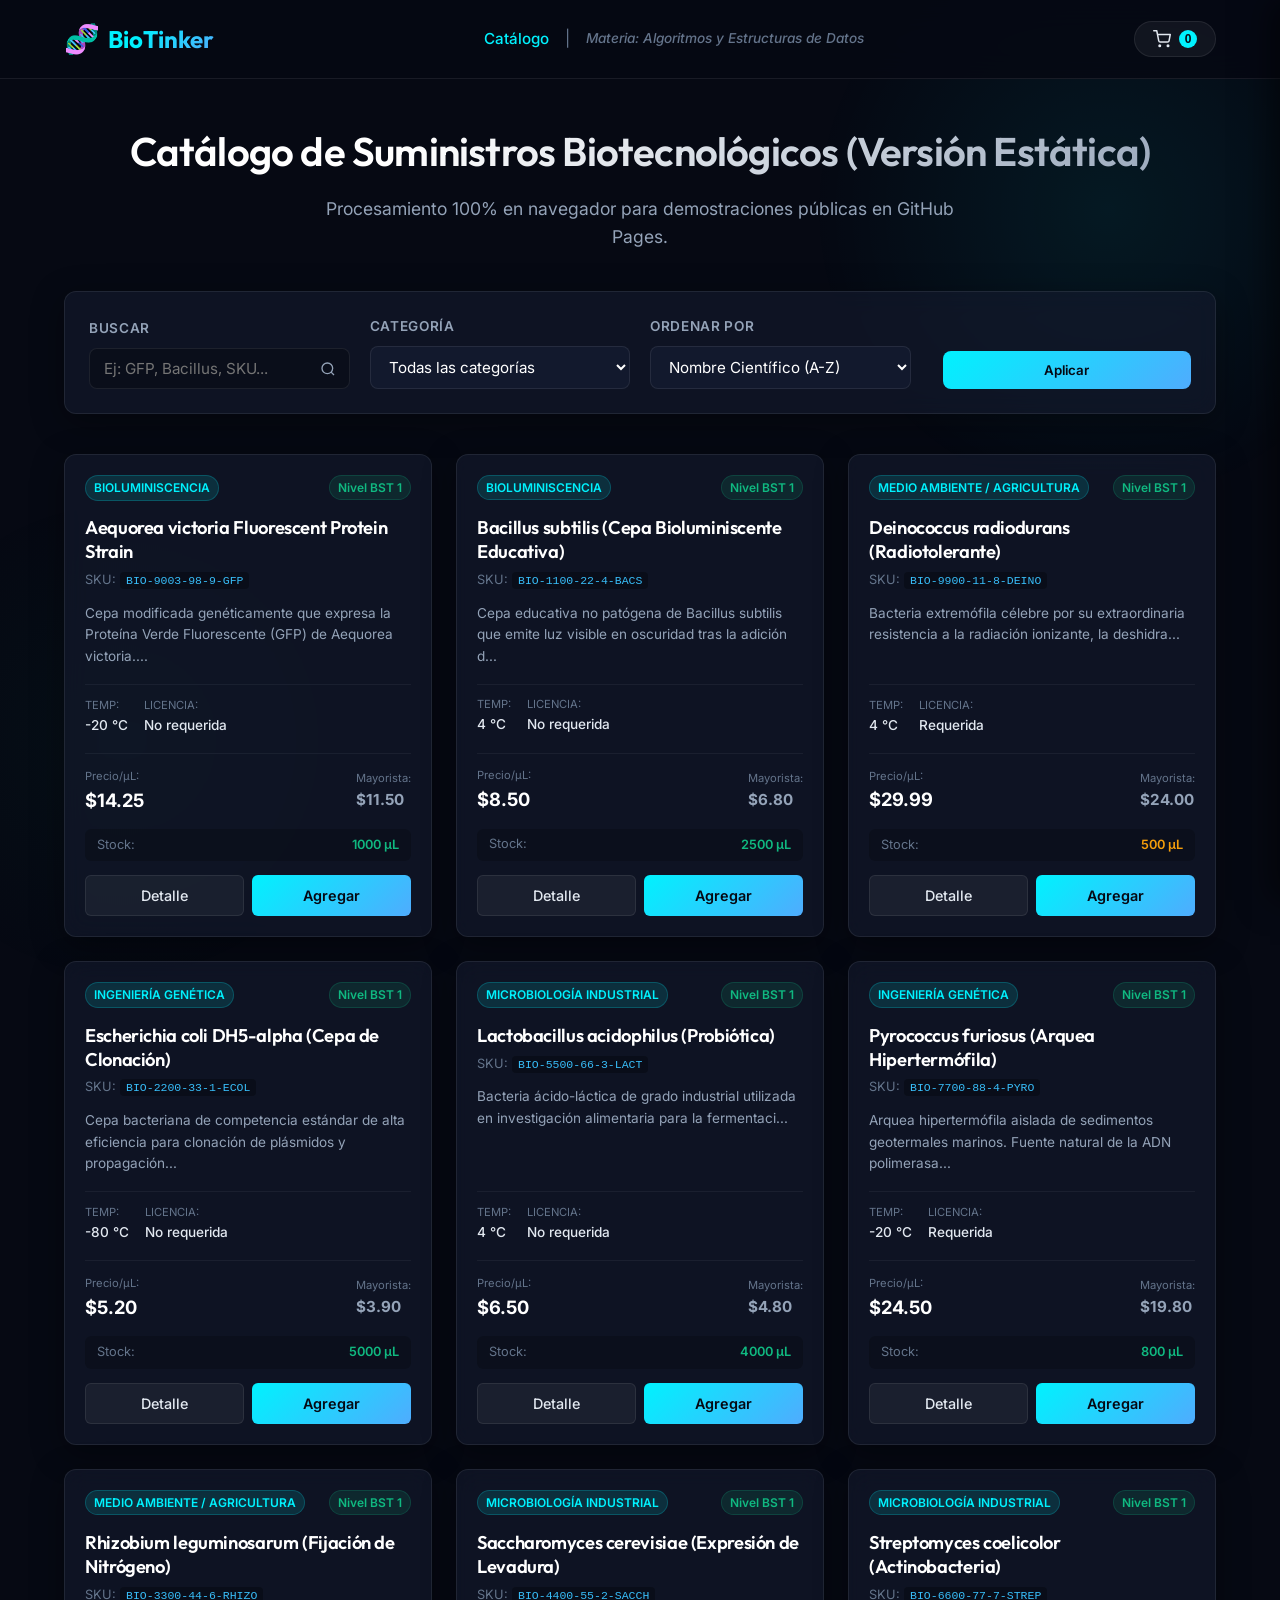
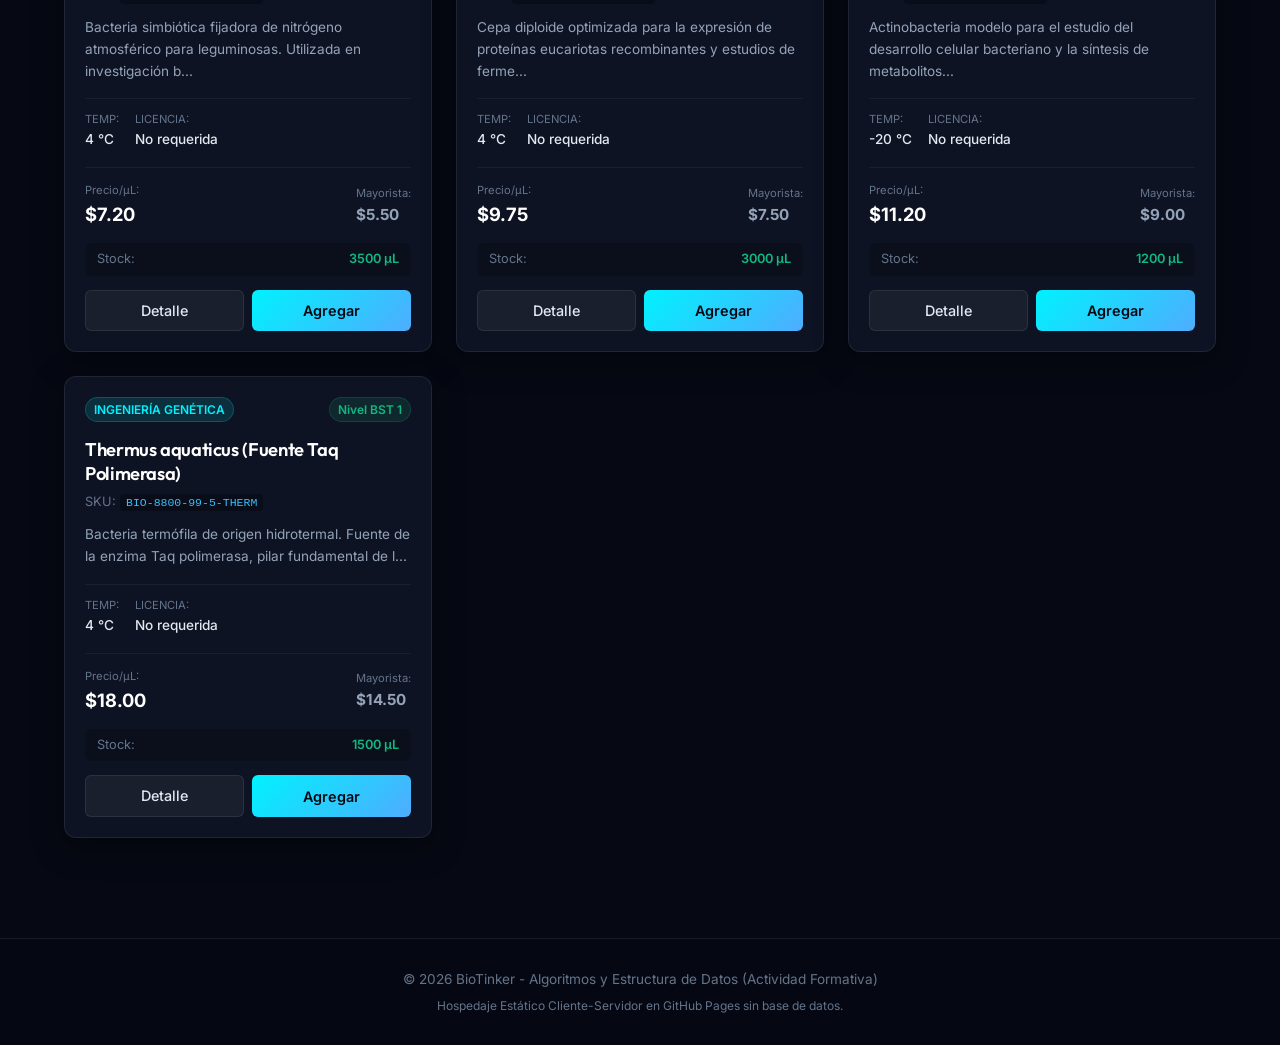
<file: index.html>
<!DOCTYPE html>
<html lang="es">
<head>
    <meta charset="UTF-8">
    <meta name="viewport" content="width=device-width, initial-scale=1.0">
    <title>Catálogo de Cepas - BioTinker (Estático)</title>
    <!-- Google Fonts -->
    <link rel="preconnect" href="https://fonts.googleapis.com">
    <link rel="preconnect" href="https://fonts.gstatic.com" crossorigin>
    <link href="https://fonts.googleapis.com/css2?family=Inter:wght@300;400;500;600;700&family=Outfit:wght@400;600;700;800&display=swap" rel="stylesheet">
    <!-- Main Style Sheet -->
    <link rel="stylesheet" href="static/css/styles.css">
</head>
<body>
    <header class="app-header">
        <div class="header-container">
            <a href="index.html" class="logo">
                <span class="logo-icon">🧬</span>
                <span class="logo-text">Bio<span class="logo-highlight">Tinker</span></span>
            </a>
            
            <nav class="nav-links">
                <a href="index.html" class="nav-link active">Catálogo</a>
                <span class="nav-divider">|</span>
                <a href="prompts.html" target="_blank" class="nav-link nav-context-link">Materia: Algoritmos y Estructuras de Datos</a>
            </nav>
            
            <button id="cart-toggle-btn" class="cart-trigger-btn" onclick="toggleCart()">
                <svg class="icon" viewBox="0 0 24 24" fill="none" stroke="currentColor" stroke-width="2" stroke-linecap="round" stroke-linejoin="round">
                    <circle cx="9" cy="21" r="1"></circle>
                    <circle cx="20" cy="21" r="1"></circle>
                    <path d="M1 1h4l2.68 13.39a2 2 0 0 0 2 1.61h9.72a2 2 0 0 0 2-1.61L23 6H6"></path>
                </svg>
                <span id="cart-badge" class="cart-badge">0</span>
            </button>
        </div>
    </header>

    <main class="main-content">
        <section class="catalog-section">
            <div class="catalog-hero">
                <h1>Catálogo de Suministros Biotecnológicos (Versión Estática)</h1>
                <p>Procesamiento 100% en navegador para demostraciones públicas en GitHub Pages.</p>
            </div>

            <!-- Barra de Filtros y Búsqueda -->
            <div class="filters-container glass">
                <form method="GET" action="index.html" class="filters-form">
                    <div class="form-group search-group">
                        <label for="search-input">Buscar</label>
                        <div class="search-input-wrapper">
                            <input type="text" id="search-input" name="q" placeholder="Ej: GFP, Bacillus, SKU...">
                            <button type="submit" class="search-btn">
                                <svg class="icon-small" viewBox="0 0 24 24" fill="none" stroke="currentColor" stroke-width="2">
                                    <circle cx="11" cy="11" r="8"></circle>
                                    <line x1="21" y1="21" x2="16.65" y2="16.65"></line>
                                </svg>
                            </button>
                        </div>
                    </div>

                    <div class="form-group">
                        <label for="category-select">Categoría</label>
                        <select id="category-select" name="categoria" onchange="this.form.submit()">
                            <option value="Todas">Todas las categorías</option>
                            <!-- Se poblará dinámicamente con JS -->
                        </select>
                    </div>

                    <div class="form-group">
                        <label for="sort-select">Ordenar por</label>
                        <select id="sort-select" name="orden" onchange="this.form.submit()">
                            <option value="nombre">Nombre Científico (A-Z)</option>
                            <option value="precio_asc">Precio: Menor a Mayor</option>
                            <option value="precio_desc">Precio: Mayor a Menor</option>
                            <option value="stock_asc">Stock: Menor a Mayor</option>
                            <option value="stock_desc">Stock: Mayor a Menor</option>
                        </select>
                    </div>

                    <div class="form-actions">
                        <div id="reset-filters-wrapper"></div>
                        <button type="submit" class="btn-apply">Aplicar</button>
                    </div>
                </form>
            </div>

            <!-- Grilla de Productos -->
            <div class="products-grid" id="products-grid-static">
                <!-- Se cargará dinámicamente desde productos.json vía JS -->
                <div class="no-results glass">
                    <p>Cargando catálogo de laboratorio de BioTinker...</p>
                </div>
            </div>
        </section>
    </main>

    <!-- Panel Lateral del Carrito (Sidebar) -->
    <div id="cart-sidebar" class="cart-sidebar">
        <div class="cart-sidebar-header">
            <h3>Carrito Científico</h3>
            <button class="close-btn" onclick="toggleCart()">&times;</button>
        </div>
        
        <div id="cart-items-container" class="cart-items-container">
            <div class="cart-empty-message">
                <p>Tu carrito está vacío.</p>
                <small>Agrega cepas o reactivos del catálogo.</small>
            </div>
        </div>
        
        <div class="cart-sidebar-footer">
            <div class="cart-total-row">
                <span>Total Estimado:</span>
                <span id="cart-total-price">$0.00</span>
            </div>
            <button id="checkout-btn" class="checkout-btn" onclick="checkout()" disabled>
                Confirmar Compra Recombinante
            </button>
            <p class="cart-warning-note">
                ⚠️ *Nota: Los datos de stock y del carrito se mantienen únicamente en la memoria caché del navegador y se perderán si cierras el navegador.*
            </p>
        </div>
    </div>
    
    <div id="cart-overlay" class="cart-overlay" onclick="toggleCart()"></div>
    <div id="toast-notification" class="toast-notification"></div>

    <footer class="app-footer">
        <div class="footer-container">
            <p>&copy; 2026 BioTinker - Algoritmos y Estructura de Datos (Actividad Formativa)</p>
            <p class="footer-subtext">Hospedaje Estático Cliente-Servidor en GitHub Pages sin base de datos.</p>
        </div>
    </footer>

    <!-- Scripts -->
    <script src="static/js/cart.js"></script>
    <script src="static/js/static_app.js"></script>
</body>
</html>
</file>
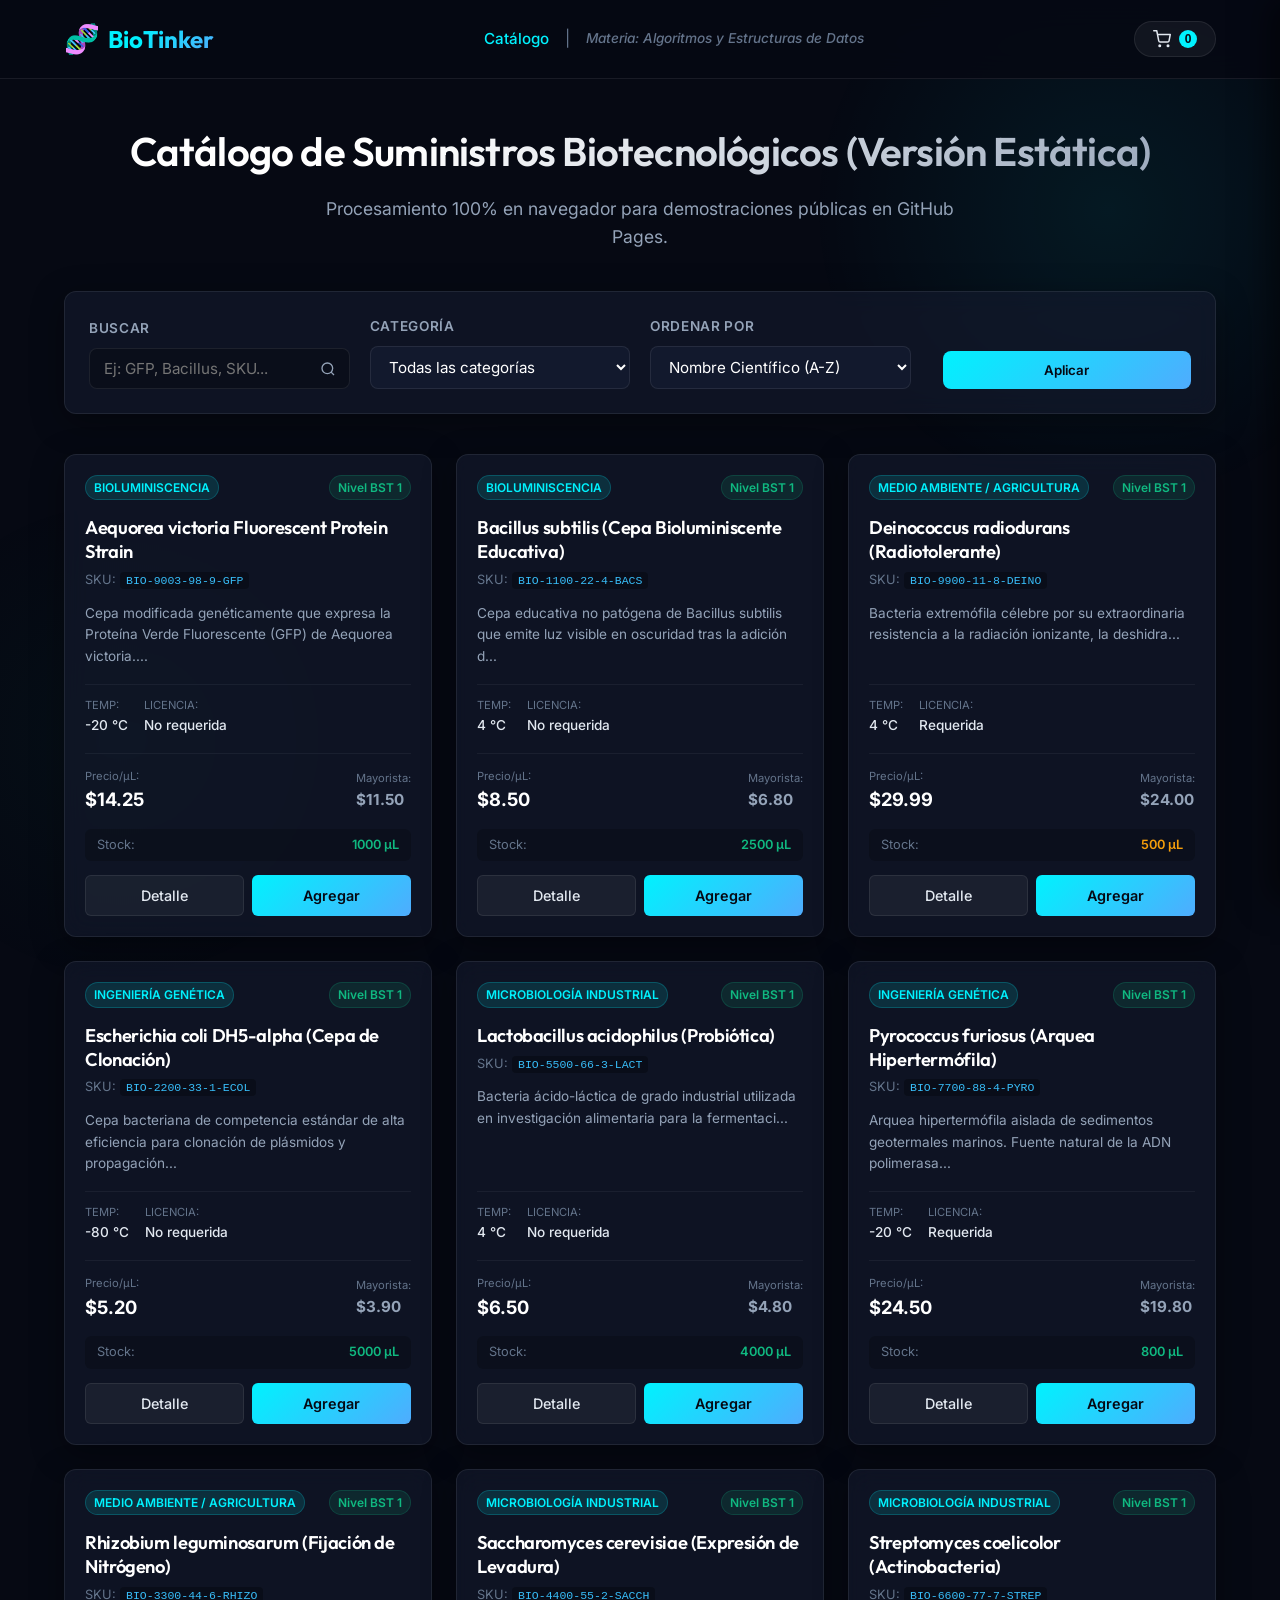
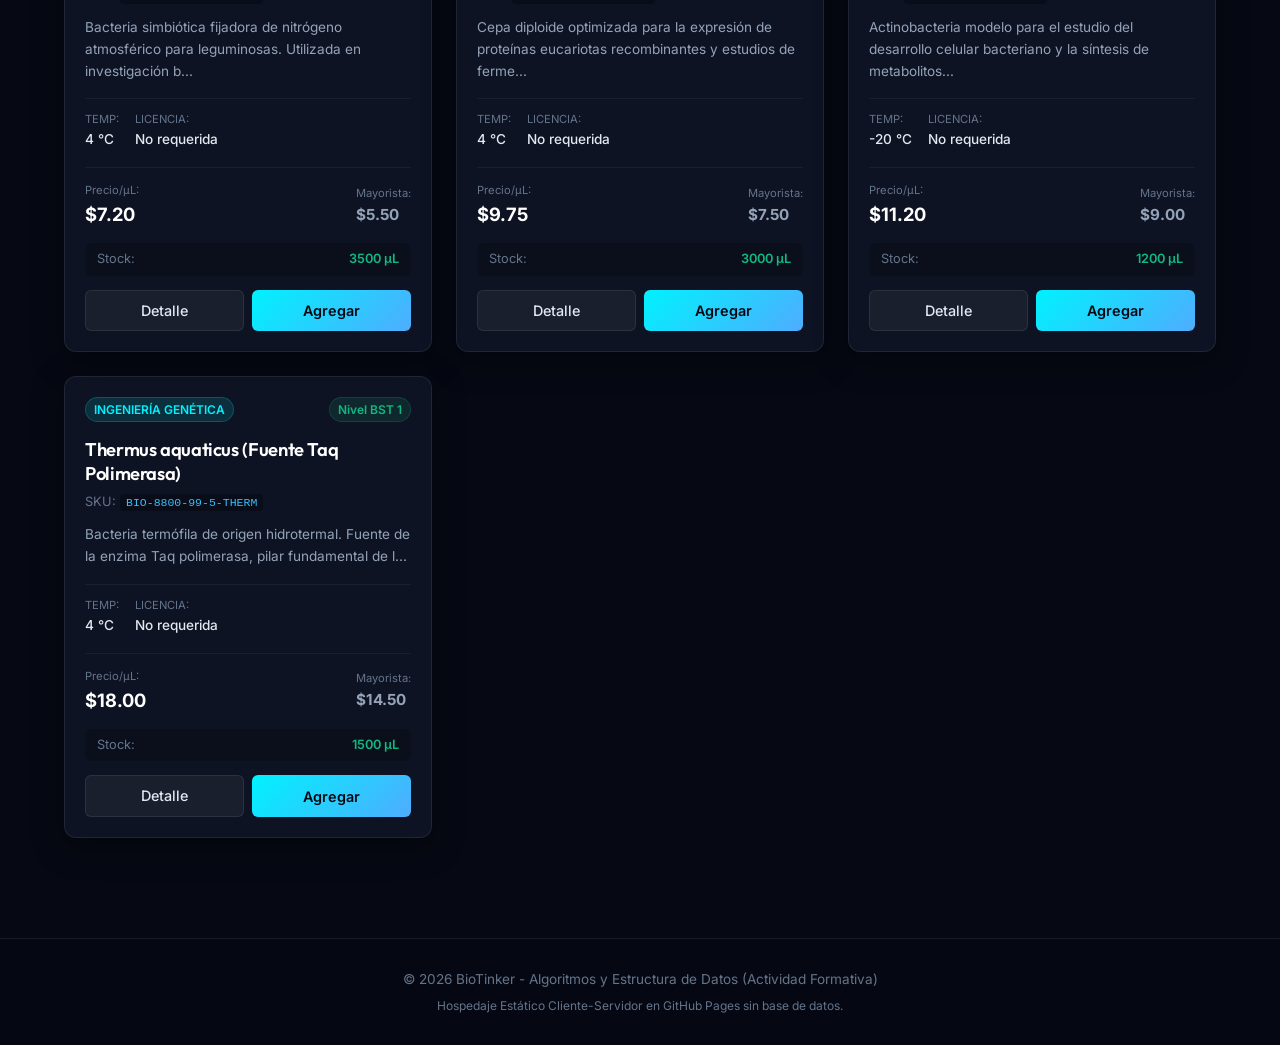
<file: detalle.html>
<!DOCTYPE html>
<html lang="es">
<head>
    <meta charset="UTF-8">
    <meta name="viewport" content="width=device-width, initial-scale=1.0">
    <title>Cargando Detalle... - BioTinker</title>
    <!-- Google Fonts -->
    <link rel="preconnect" href="https://fonts.googleapis.com">
    <link rel="preconnect" href="https://fonts.gstatic.com" crossorigin>
    <link href="https://fonts.googleapis.com/css2?family=Inter:wght@300;400;500;600;700&family=Outfit:wght@400;600;700;800&display=swap" rel="stylesheet">
    <!-- Main Style Sheet -->
    <link rel="stylesheet" href="static/css/styles.css">
</head>
<body>
    <header class="app-header">
        <div class="header-container">
            <a href="index.html" class="logo">
                <span class="logo-icon">🧬</span>
                <span class="logo-text">Bio<span class="logo-highlight">Tinker</span></span>
            </a>
            
            <nav class="nav-links">
                <a href="index.html" class="nav-link">Catálogo</a>
                <span class="nav-divider">|</span>
                <a href="prompts.html" target="_blank" class="nav-link nav-context-link">Materia: Algoritmos y Estructuras de Datos</a>
            </nav>
            
            <button id="cart-toggle-btn" class="cart-trigger-btn" onclick="toggleCart()">
                <svg class="icon" viewBox="0 0 24 24" fill="none" stroke="currentColor" stroke-width="2" stroke-linecap="round" stroke-linejoin="round">
                    <circle cx="9" cy="21" r="1"></circle>
                    <circle cx="20" cy="21" r="1"></circle>
                    <path d="M1 1h4l2.68 13.39a2 2 0 0 0 2 1.61h9.72a2 2 0 0 0 2-1.61L23 6H6"></path>
                </svg>
                <span id="cart-badge" class="cart-badge">0</span>
            </button>
        </div>
    </header>

    <main class="main-content">
        <section class="detail-section">
            <div class="detail-header">
                <a href="index.html" class="btn-back">
                    <svg class="icon-small" viewBox="0 0 24 24" fill="none" stroke="currentColor" stroke-width="2">
                        <line x1="19" y1="12" x2="5" y2="12"></line>
                        <polyline points="12 19 5 12 12 5"></polyline>
                    </svg>
                    Volver al Catálogo
                </a>
            </div>

            <div class="detail-grid">
                <!-- Panel Izquierdo: Se poblará con JS -->
                <div class="detail-visual-panel glass" id="detail-visual-panel-static">
                    <p>Cargando información visual...</p>
                </div>

                <!-- Panel Derecho: Se poblará con JS -->
                <div class="detail-info-panel glass" id="detail-info-panel-static">
                    <p>Cargando especificaciones técnicas del registro...</p>
                </div>
            </div>
        </section>
    </main>

    <!-- Panel Lateral del Carrito (Sidebar) -->
    <div id="cart-sidebar" class="cart-sidebar">
        <div class="cart-sidebar-header">
            <h3>Carrito Científico</h3>
            <button class="close-btn" onclick="toggleCart()">&times;</button>
        </div>
        
        <div id="cart-items-container" class="cart-items-container">
            <div class="cart-empty-message">
                <p>Tu carrito está vacío.</p>
                <small>Agrega cepas o reactivos del catálogo.</small>
            </div>
        </div>
        
        <div class="cart-sidebar-footer">
            <div class="cart-total-row">
                <span>Total Estimado:</span>
                <span id="cart-total-price">$0.00</span>
            </div>
            <button id="checkout-btn" class="checkout-btn" onclick="checkout()" disabled>
                Confirmar Compra Recombinante
            </button>
            <p class="cart-warning-note">
                ⚠️ *Nota: Los datos de stock y del carrito se mantienen únicamente en la memoria caché del navegador y se perderán si cierras el navegador.*
            </p>
        </div>
    </div>
    
    <div id="cart-overlay" class="cart-overlay" onclick="toggleCart()"></div>
    <div id="toast-notification" class="toast-notification"></div>

    <footer class="app-footer">
        <div class="footer-container">
            <p>&copy; 2026 BioTinker - Algoritmos y Estructura de Datos (Actividad Formativa)</p>
            <p class="footer-subtext">Hospedaje Estático Cliente-Servidor en GitHub Pages sin base de datos.</p>
        </div>
    </footer>

    <!-- Scripts -->
    <script src="static/js/cart.js"></script>
    <script src="static/js/static_app.js"></script>
</body>
</html>
</file>
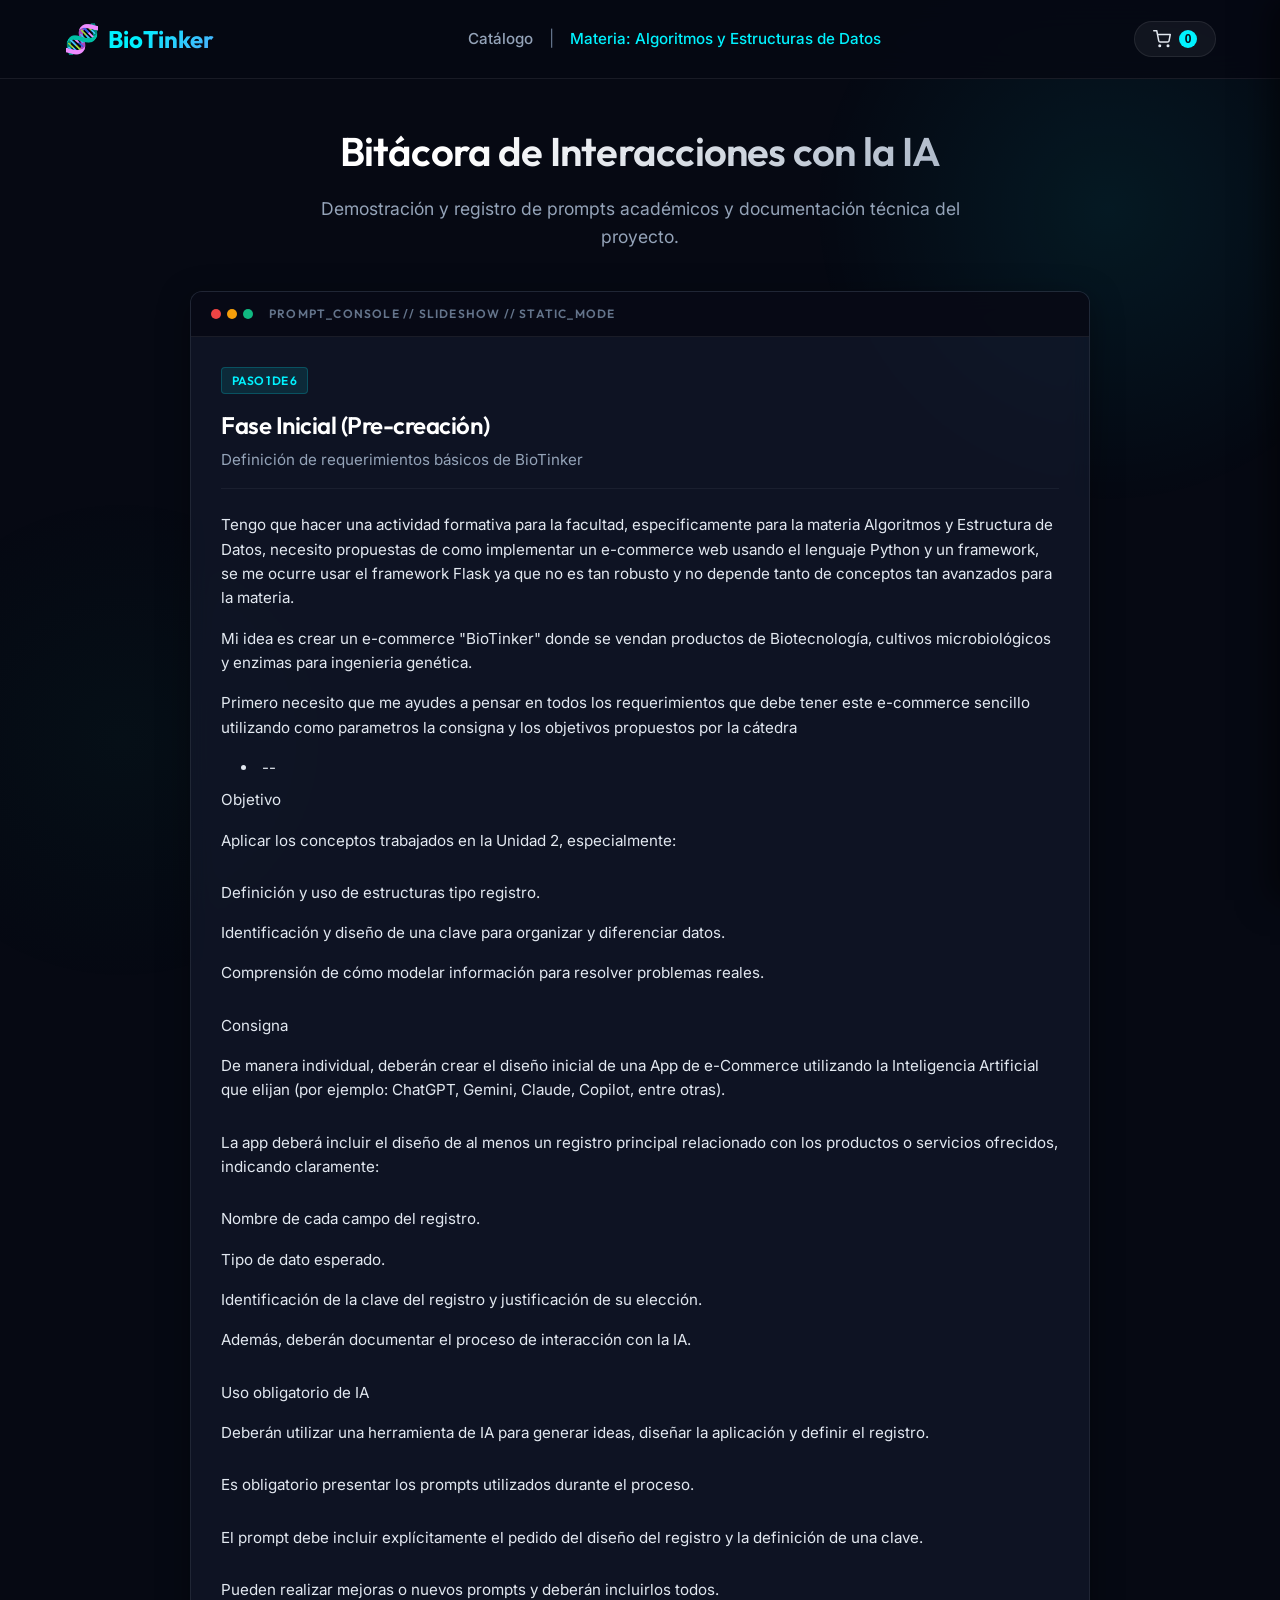
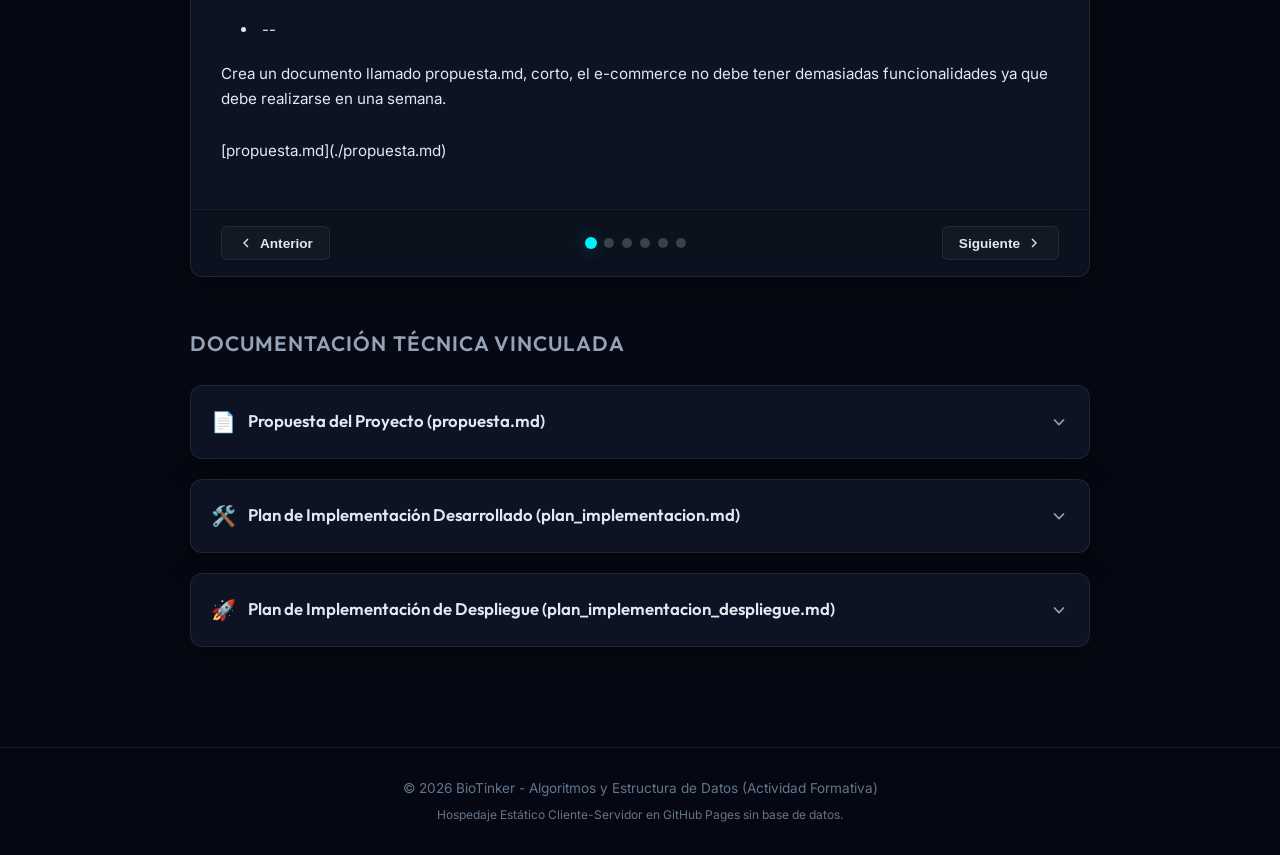
<file: prompts.html>
<!DOCTYPE html>
<html lang="es">
<head>
    <meta charset="UTF-8">
    <meta name="viewport" content="width=device-width, initial-scale=1.0">
    <title>Prompts e Interacciones - BioTinker (Estático)</title>
    <!-- Google Fonts -->
    <link rel="preconnect" href="https://fonts.googleapis.com">
    <link rel="preconnect" href="https://fonts.gstatic.com" crossorigin>
    <link href="https://fonts.googleapis.com/css2?family=Inter:wght@300;400;500;600;700&family=Outfit:wght@400;600;700;800&display=swap" rel="stylesheet">
    <!-- Main Style Sheet -->
    <link rel="stylesheet" href="static/css/styles.css">
</head>
<body>
    <header class="app-header">
        <div class="header-container">
            <a href="index.html" class="logo">
                <span class="logo-icon">🧬</span>
                <span class="logo-text">Bio<span class="logo-highlight">Tinker</span></span>
            </a>
            
            <nav class="nav-links">
                <a href="index.html" class="nav-link">Catálogo</a>
                <span class="nav-divider">|</span>
                <a href="prompts.html" class="nav-link active">Materia: Algoritmos y Estructuras de Datos</a>
            </nav>
            
            <button id="cart-toggle-btn" class="cart-trigger-btn" onclick="toggleCart()">
                <svg class="icon" viewBox="0 0 24 24" fill="none" stroke="currentColor" stroke-width="2" stroke-linecap="round" stroke-linejoin="round">
                    <circle cx="9" cy="21" r="1"></circle>
                    <circle cx="20" cy="21" r="1"></circle>
                    <path d="M1 1h4l2.68 13.39a2 2 0 0 0 2 1.61h9.72a2 2 0 0 0 2-1.61L23 6H6"></path>
                </svg>
                <span id="cart-badge" class="cart-badge">0</span>
            </button>
        </div>
    </header>

    <main class="main-content">
        <section class="prompts-section">
            <div class="catalog-hero">
                <h1>Bitácora de Interacciones con la IA</h1>
                <p>Demostración y registro de prompts académicos y documentación técnica del proyecto.</p>
            </div>

            <!-- Contenedor del Slideshow de Prompts -->
            <div class="slideshow-container glass">
                <div class="slideshow-header">
                    <div class="console-controls">
                        <span class="dot red"></span>
                        <span class="dot yellow"></span>
                        <span class="dot green"></span>
                    </div>
                    <span class="console-title">PROMPT_CONSOLE // SLIDESHOW // STATIC_MODE</span>
                </div>

                <div class="slides-wrapper">
                    <!-- Slide 0 -->
                    <div class="prompt-slide active" id="slide-0">
                        <div class="slide-meta">
                            <span class="slide-badge">Paso 1 de 6</span>
                            <h2>Fase Inicial (Pre-creación)</h2>
                            <p class="slide-subtitle">Definición de requerimientos básicos de BioTinker</p>
                        </div>
                        <div class="slide-content markdown-body" id="slide-content-0">
                            <p>Cargando prompt de pre-creación...</p>
                        </div>
                    </div>
                    
                    <!-- Slide 1 -->
                    <div class="prompt-slide" id="slide-1">
                        <div class="slide-meta">
                            <span class="slide-badge">Paso 2 de 6</span>
                            <h2>Fase 1 (Prompt 1)</h2>
                            <p class="slide-subtitle">Diseño del registro Producto y formato JSON inicial</p>
                        </div>
                        <div class="slide-content markdown-body" id="slide-content-1">
                            <p>Cargando prompt número 1...</p>
                        </div>
                    </div>

                    <!-- Slide 2 -->
                    <div class="prompt-slide" id="slide-2">
                        <div class="slide-meta">
                            <span class="slide-badge">Paso 3 de 6</span>
                            <h2>Fase 2 (Prompt 2)</h2>
                            <p class="slide-subtitle">Construcción del Slideshow de Prompts y desplegables</p>
                        </div>
                        <div class="slide-content markdown-body" id="slide-content-2">
                            <p>Cargando prompt número 2...</p>
                        </div>
                    </div>

                    <!-- Slide 3 -->
                    <div class="prompt-slide" id="slide-3">
                        <div class="slide-meta">
                            <span class="slide-badge">Paso 4 de 6</span>
                            <h2>Fase 3 (Prompt 3)</h2>
                            <p class="slide-subtitle">Alternativas de despliegue gratuito para URL pública</p>
                        </div>
                        <div class="slide-content markdown-body" id="slide-content-3">
                            <p>Cargando prompt número 3...</p>
                        </div>
                    </div>

                    <!-- Slide 4 -->
                    <div class="prompt-slide" id="slide-4">
                        <div class="slide-meta">
                            <span class="slide-badge">Paso 5 de 6</span>
                            <h2>Fase 4 (Prompt 4)</h2>
                            <p class="slide-subtitle">Estructuración de documentación y README del proyecto</p>
                        </div>
                        <div class="slide-content markdown-body" id="slide-content-4">
                            <p>Cargando prompt número 4...</p>
                        </div>
                    </div>

                    <!-- Slide 5 -->
                    <div class="prompt-slide" id="slide-5">
                        <div class="slide-meta">
                            <span class="slide-badge">Paso 6 de 6</span>
                            <h2>Fase 5 (Prompt 5)</h2>
                            <p class="slide-subtitle">Solución a errores de compilación de GitHub Pages</p>
                        </div>
                        <div class="slide-content markdown-body" id="slide-content-5">
                            <p>Cargando prompt número 5...</p>
                        </div>
                    </div>
                </div>

                <!-- Navegación del Slideshow -->
                <div class="slideshow-nav">
                    <button class="btn-nav prev" onclick="changeSlide(-1)">
                        <svg class="icon-small" viewBox="0 0 24 24" fill="none" stroke="currentColor" stroke-width="2">
                            <polyline points="15 18 9 12 15 6"></polyline>
                        </svg>
                        Anterior
                    </button>
                    
                    <div class="slide-indicators">
                        <span class="indicator active" onclick="goToSlide(0)"></span>
                        <span class="indicator" onclick="goToSlide(1)"></span>
                        <span class="indicator" onclick="goToSlide(2)"></span>
                        <span class="indicator" onclick="goToSlide(3)"></span>
                        <span class="indicator" onclick="goToSlide(4)"></span>
                        <span class="indicator" onclick="goToSlide(5)"></span>
                    </div>

                    <button class="btn-nav next" onclick="changeSlide(1)">
                        Siguiente
                        <svg class="icon-small" viewBox="0 0 24 24" fill="none" stroke="currentColor" stroke-width="2">
                            <polyline points="9 18 15 12 9 6"></polyline>
                        </svg>
                    </button>
                </div>
            </div>

            <!-- Contenedor de Desplegables de Documentación -->
            <div class="documentation-accordion-section">
                <h2 class="section-title">Documentación Técnica Vinculada</h2>
                
                <!-- Desplegable 1: propuesta.md -->
                <details class="futuristic-details glass" id="details-propuesta">
                    <summary class="futuristic-summary">
                        <span class="summary-title">
                            <span class="summary-icon">📄</span> 
                            Propuesta del Proyecto (propuesta.md)
                        </span>
                        <span class="chevron">
                            <svg class="icon-chevron" viewBox="0 0 24 24" fill="none" stroke="currentColor" stroke-width="2">
                                <polyline points="6 9 12 15 18 9"></polyline>
                            </svg>
                        </span>
                    </summary>
                    <div class="details-content markdown-body" id="propuesta-html-container">
                        <p>Cargando propuesta del proyecto...</p>
                    </div>
                </details>

                <!-- Desplegable 2: plan_implementacion.md -->
                <details class="futuristic-details glass" id="details-plan">
                    <summary class="futuristic-summary">
                        <span class="summary-title">
                            <span class="summary-icon">🛠️</span> 
                            Plan de Implementación Desarrollado (plan_implementacion.md)
                        </span>
                        <span class="chevron">
                            <svg class="icon-chevron" viewBox="0 0 24 24" fill="none" stroke="currentColor" stroke-width="2">
                                <polyline points="6 9 12 15 18 9"></polyline>
                            </svg>
                        </span>
                    </summary>
                    <div class="details-content markdown-body" id="plan-html-container">
                        <p>Cargando plan de implementación...</p>
                    </div>
                </details>

                <!-- Desplegable 3: plan_implementacion_despliegue.md -->
                <details class="futuristic-details glass" id="details-plan-despliegue">
                    <summary class="futuristic-summary">
                        <span class="summary-title">
                            <span class="summary-icon">🚀</span> 
                            Plan de Implementación de Despliegue (plan_implementacion_despliegue.md)
                        </span>
                        <span class="chevron">
                            <svg class="icon-chevron" viewBox="0 0 24 24" fill="none" stroke="currentColor" stroke-width="2">
                                <polyline points="6 9 12 15 18 9"></polyline>
                            </svg>
                        </span>
                    </summary>
                    <div class="details-content markdown-body" id="plan-despliegue-html-container">
                        <p>Cargando plan de implementación de despliegue...</p>
                    </div>
                </details>
            </div>
        </section>
    </main>

    <!-- Panel Lateral del Carrito (Sidebar) -->
    <div id="cart-sidebar" class="cart-sidebar">
        <div class="cart-sidebar-header">
            <h3>Carrito Científico</h3>
            <button class="close-btn" onclick="toggleCart()">&times;</button>
        </div>
        
        <div id="cart-items-container" class="cart-items-container">
            <div class="cart-empty-message">
                <p>Tu carrito está vacío.</p>
                <small>Agrega cepas o reactivos del catálogo.</small>
            </div>
        </div>
        
        <div class="cart-sidebar-footer">
            <div class="cart-total-row">
                <span>Total Estimado:</span>
                <span id="cart-total-price">$0.00</span>
            </div>
            <button id="checkout-btn" class="checkout-btn" onclick="checkout()" disabled>
                Confirmar Compra Recombinante
            </button>
            <p class="cart-warning-note">
                ⚠️ *Nota: Los datos de stock y del carrito se mantienen únicamente en la memoria caché del navegador y se perderán si cierras el navegador.*
            </p>
        </div>
    </div>
    
    <div id="cart-overlay" class="cart-overlay" onclick="toggleCart()"></div>
    <div id="toast-notification" class="toast-notification"></div>

    <footer class="app-footer">
        <div class="footer-container">
            <p>&copy; 2026 BioTinker - Algoritmos y Estructura de Datos (Actividad Formativa)</p>
            <p class="footer-subtext">Hospedaje Estático Cliente-Servidor en GitHub Pages sin base de datos.</p>
        </div>
    </footer>

    <!-- Scripts -->
    <script src="static/js/cart.js"></script>
    <script src="static/js/static_app.js"></script>
    
    <!-- Lógica de control de diapositivas estática -->
    <script>
        let currentSlideIndex = 0;
        const totalSlides = 6;

        function showSlide(index) {
            if (index >= totalSlides) currentSlideIndex = 0;
            else if (index < 0) currentSlideIndex = totalSlides - 1;
            else currentSlideIndex = index;

            const slides = document.querySelectorAll('.prompt-slide');
            slides.forEach(slide => {
                slide.classList.remove('active');
            });

            const indicators = document.querySelectorAll('.indicator');
            indicators.forEach(ind => {
                ind.classList.remove('active');
            });

            document.getElementById(`slide-${currentSlideIndex}`).classList.add('active');
            indicators[currentSlideIndex].classList.add('active');
        }

        function changeSlide(direction) {
            showSlide(currentSlideIndex + direction);
        }

        function goToSlide(index) {
            showSlide(index);
        }
    </script>
</body>
</html>
</file>
<file: static/css/styles.css>
/* ==========================================================================
   BIOTINKER - DESIGN SYSTEM & STYLESHEET
   Materia: Algoritmos y Estructura de Datos
   Aesthetic: Premium Bioluminescent Biotech Dark Mode
   ========================================================================== */

/* Variables y Tokens de Diseño */
:root {
    --bg-darker: #060913;
    --bg-dark: #0a0e1c;
    --bg-panel: rgba(20, 27, 47, 0.6);
    --bg-panel-hover: rgba(28, 38, 65, 0.85);
    
    --primary: #00f2fe;
    --primary-alt: #4facfe;
    --primary-gradient: linear-gradient(135deg, var(--primary) 0%, var(--primary-alt) 100%);
    
    --success: #10b981;
    --warning: #f59e0b;
    --danger: #ef4444;
    
    --text-primary: #e2e8f0;
    --text-secondary: #94a3b8;
    --text-muted: #64748b;
    
    --border-color: rgba(255, 255, 255, 0.08);
    --border-color-hover: rgba(0, 242, 254, 0.3);
    
    --font-heading: 'Outfit', -apple-system, BlinkMacSystemFont, "Segoe UI", Roboto, sans-serif;
    --font-body: 'Inter', -apple-system, BlinkMacSystemFont, "Segoe UI", Roboto, sans-serif;
    
    --shadow-sm: 0 2px 8px rgba(0, 0, 0, 0.2);
    --shadow-md: 0 8px 32px 0 rgba(0, 0, 0, 0.37);
    --shadow-glow: 0 0 15px rgba(0, 242, 254, 0.25);
    --shadow-glow-strong: 0 0 25px rgba(0, 242, 254, 0.45);
    
    --transition-fast: 0.2s cubic-bezier(0.4, 0, 0.2, 1);
    --transition-normal: 0.3s cubic-bezier(0.4, 0, 0.2, 1);
}

/* Reset y Estilos Globales */
* {
    margin: 0;
    padding: 0;
    box-sizing: border-box;
}

body {
    background-color: var(--bg-darker);
    color: var(--text-primary);
    font-family: var(--font-body);
    line-height: 1.6;
    overflow-x: hidden;
    position: relative;
}

/* Fondo decorativo bioluminiscente */
body::before {
    content: '';
    position: fixed;
    top: -10%;
    right: -10%;
    width: 600px;
    height: 600px;
    background: radial-gradient(circle, rgba(0, 242, 254, 0.07) 0%, rgba(79, 172, 254, 0) 70%);
    z-index: -2;
    pointer-events: none;
}

body::after {
    content: '';
    position: fixed;
    bottom: -10%;
    left: -10%;
    width: 500px;
    height: 500px;
    background: radial-gradient(circle, rgba(16, 185, 129, 0.04) 0%, rgba(16, 185, 129, 0) 70%);
    z-index: -1;
    pointer-events: none;
}

/* Tipografía */
h1, h2, h3, h4, h5, h6 {
    font-family: var(--font-heading);
    font-weight: 600;
    letter-spacing: -0.02em;
    color: #fff;
}

a {
    color: var(--primary);
    text-decoration: none;
    transition: var(--transition-fast);
}

a:hover {
    color: #fff;
}

code {
    font-family: Consolas, Monaco, "Andale Mono", monospace;
    background-color: rgba(0, 0, 0, 0.3);
    padding: 2px 6px;
    border-radius: 4px;
    color: #38bdf8;
    font-size: 0.9em;
}

/* Componentes Estilo Vidrio (Glassmorphism) */
.glass {
    background: var(--bg-panel);
    backdrop-filter: blur(12px);
    -webkit-backdrop-filter: blur(12px);
    border: 1px solid var(--border-color);
    border-radius: 12px;
    box-shadow: var(--shadow-md);
    transition: var(--transition-normal);
}

.glass:hover {
    border-color: var(--border-color-hover);
    box-shadow: var(--shadow-md), var(--shadow-glow);
}

/* Header de la Aplicación */
.app-header {
    position: sticky;
    top: 0;
    background: rgba(6, 9, 19, 0.85);
    backdrop-filter: blur(16px);
    -webkit-backdrop-filter: blur(16px);
    border-bottom: 1px solid var(--border-color);
    z-index: 100;
}

.header-container {
    max-width: 1200px;
    margin: 0 auto;
    padding: 16px 24px;
    display: flex;
    justify-content: space-between;
    align-items: center;
}

.logo {
    display: flex;
    align-items: center;
    gap: 8px;
    font-size: 1.5rem;
    font-weight: 700;
}

.logo-icon {
    font-size: 1.8rem;
    animation: rotateDna 8s linear infinite;
}

@keyframes rotateDna {
    0% { transform: rotate(0deg); }
    100% { transform: rotate(360deg); }
}

.logo-text {
    font-family: var(--font-heading);
}

.logo-highlight {
    background: var(--primary-gradient);
    -webkit-background-clip: text;
    -webkit-text-fill-color: transparent;
}

.nav-links {
    display: flex;
    align-items: center;
    gap: 16px;
}

.nav-link {
    font-size: 0.95rem;
    font-weight: 500;
    color: var(--text-secondary);
}

.nav-link:hover, .nav-link.active {
    color: var(--primary);
}

.nav-divider {
    color: var(--text-muted);
}

.nav-context {
    font-size: 0.85rem;
    color: var(--text-muted);
    font-style: italic;
}

/* Botón del Carrito en Header */
.cart-trigger-btn {
    background: rgba(255, 255, 255, 0.05);
    border: 1px solid var(--border-color);
    border-radius: 50px;
    padding: 8px 18px;
    display: flex;
    align-items: center;
    gap: 8px;
    cursor: pointer;
    color: var(--text-primary);
    transition: var(--transition-fast);
    position: relative;
}

.cart-trigger-btn:hover {
    background: var(--primary-gradient);
    color: var(--bg-darker);
    border-color: transparent;
    box-shadow: var(--shadow-glow);
}

.cart-trigger-btn .icon {
    width: 18px;
    height: 18px;
}

.cart-badge {
    background-color: var(--primary);
    color: var(--bg-darker);
    font-size: 0.75rem;
    font-weight: 700;
    border-radius: 50%;
    min-width: 18px;
    height: 18px;
    display: flex;
    align-items: center;
    justify-content: center;
    padding: 0 4px;
}

.cart-trigger-btn:hover .cart-badge {
    background-color: #fff;
}

/* Contenido Principal */
.main-content {
    max-width: 1200px;
    margin: 0 auto;
    padding: 40px 24px;
    min-height: calc(100vh - 160px);
}

/* Héroe de la Sección */
.catalog-hero {
    text-align: center;
    margin-bottom: 40px;
}

.catalog-hero h1 {
    font-size: 2.5rem;
    margin-bottom: 12px;
    background: linear-gradient(135deg, #fff 30%, var(--text-secondary) 100%);
    -webkit-background-clip: text;
    -webkit-text-fill-color: transparent;
}

.catalog-hero p {
    font-size: 1.1rem;
    color: var(--text-secondary);
    max-width: 650px;
    margin: 0 auto;
}

/* Barra de Filtros */
.filters-container {
    padding: 24px;
    margin-bottom: 40px;
}

.filters-form {
    display: grid;
    grid-template-columns: repeat(auto-fit, minmax(200px, 1fr));
    gap: 20px;
    align-items: flex-end;
}

.form-group {
    display: flex;
    flex-direction: column;
    gap: 8px;
}

.form-group label {
    font-size: 0.85rem;
    font-weight: 600;
    color: var(--text-secondary);
    text-transform: uppercase;
    letter-spacing: 0.05em;
}

.search-input-wrapper {
    position: relative;
    display: flex;
}

.search-input-wrapper input {
    width: 100%;
    padding: 10px 40px 10px 14px;
    border-radius: 8px;
    border: 1px solid var(--border-color);
    background: rgba(0, 0, 0, 0.25);
    color: #fff;
    font-family: var(--font-body);
    font-size: 0.95rem;
    transition: var(--transition-fast);
}

.search-input-wrapper input:focus {
    outline: none;
    border-color: var(--primary);
    box-shadow: 0 0 0 3px rgba(0, 242, 254, 0.15);
}

.search-btn {
    position: absolute;
    right: 8px;
    top: 50%;
    transform: translateY(-50%);
    background: none;
    border: none;
    cursor: pointer;
    color: var(--text-secondary);
    display: flex;
    align-items: center;
    justify-content: center;
    padding: 6px;
    transition: var(--transition-fast);
}

.search-btn:hover {
    color: var(--primary);
}

.icon-small {
    width: 16px;
    height: 16px;
}

.form-group select {
    padding: 10px 14px;
    border-radius: 8px;
    border: 1px solid var(--border-color);
    background: rgba(20, 27, 47, 0.95);
    color: #fff;
    font-family: var(--font-body);
    font-size: 0.95rem;
    cursor: pointer;
    transition: var(--transition-fast);
}

.form-group select:focus {
    outline: none;
    border-color: var(--primary);
}

.form-actions {
    display: flex;
    align-items: center;
    gap: 12px;
}

.btn-apply {
    flex-grow: 1;
    background: var(--primary-gradient);
    border: none;
    color: var(--bg-darker);
    font-family: var(--font-body);
    font-weight: 600;
    padding: 11px 18px;
    border-radius: 8px;
    cursor: pointer;
    transition: var(--transition-fast);
    text-align: center;
}

.btn-apply:hover {
    opacity: 0.9;
    box-shadow: var(--shadow-glow);
}

.btn-reset {
    background: rgba(255, 255, 255, 0.05);
    border: 1px solid var(--border-color);
    color: var(--text-secondary);
    padding: 10px 14px;
    border-radius: 8px;
    font-size: 0.9rem;
    font-weight: 500;
    transition: var(--transition-fast);
    text-align: center;
    white-space: nowrap;
}

.btn-reset:hover {
    background: rgba(255, 255, 255, 0.1);
    color: #fff;
}

/* Grilla y Tarjetas de Producto */
.products-grid {
    display: grid;
    grid-template-columns: repeat(auto-fill, minmax(280px, 1fr));
    gap: 24px;
}

.product-card {
    display: flex;
    flex-direction: column;
    height: 100%;
    padding: 20px;
    position: relative;
    overflow: hidden;
}

.product-card::before {
    content: '';
    position: absolute;
    top: 0;
    left: 0;
    width: 100%;
    height: 3px;
    background: transparent;
    transition: var(--transition-normal);
}

.product-card:hover::before {
    background: var(--primary-gradient);
}

.out-of-stock-card {
    opacity: 0.65;
}

.out-of-stock-card::before {
    background: var(--text-muted) !important;
}

.card-header {
    display: flex;
    justify-content: space-between;
    align-items: center;
    margin-bottom: 16px;
    gap: 8px;
}

/* Badges */
.category-badge {
    background: rgba(0, 242, 254, 0.12);
    color: var(--primary);
    border: 1px solid rgba(0, 242, 254, 0.2);
    padding: 2px 8px;
    border-radius: 50px;
    font-size: 0.75rem;
    font-weight: 600;
    text-transform: uppercase;
}

.category-badge.big {
    font-size: 0.9rem;
    padding: 4px 14px;
}

.bioseguridad-badge {
    padding: 2px 8px;
    border-radius: 50px;
    font-size: 0.75rem;
    font-weight: 600;
    white-space: nowrap;
}

.bioseguridad-badge.big {
    font-size: 0.9rem;
    padding: 4px 14px;
}

.bioseguridad-badge.level-1 {
    background: rgba(16, 185, 129, 0.12);
    color: var(--success);
    border: 1px solid rgba(16, 185, 129, 0.2);
}

.bioseguridad-badge.level-2 {
    background: rgba(245, 158, 11, 0.12);
    color: var(--warning);
    border: 1px solid rgba(245, 158, 11, 0.2);
}

.bioseguridad-badge.level-3 {
    background: rgba(239, 68, 68, 0.12);
    color: var(--danger);
    border: 1px solid rgba(239, 68, 68, 0.2);
}

.card-body {
    flex-grow: 1;
    display: flex;
    flex-direction: column;
    margin-bottom: 16px;
}

.product-title {
    font-size: 1.15rem;
    margin-bottom: 6px;
    line-height: 1.3;
}

.product-sku {
    font-size: 0.8rem;
    color: var(--text-muted);
    margin-bottom: 12px;
}

.product-desc-preview {
    font-size: 0.85rem;
    color: var(--text-secondary);
    display: -webkit-box;
    -webkit-line-clamp: 3;
    -webkit-box-orient: vertical;
    overflow: hidden;
    margin-bottom: 16px;
    flex-grow: 1;
}

.product-meta {
    display: flex;
    gap: 16px;
    border-top: 1px solid rgba(255, 255, 255, 0.05);
    padding-top: 12px;
}

.meta-item {
    display: flex;
    flex-direction: column;
}

.meta-label {
    font-size: 0.7rem;
    color: var(--text-muted);
    text-transform: uppercase;
}

.meta-value {
    font-size: 0.85rem;
    font-weight: 500;
    color: var(--text-primary);
}

/* Footer de la Tarjeta */
.card-footer {
    display: flex;
    flex-direction: column;
    gap: 14px;
    border-top: 1px solid rgba(255, 255, 255, 0.05);
    padding-top: 14px;
}

.price-box {
    display: flex;
    justify-content: space-between;
    align-items: center;
}

.price-row {
    display: flex;
    flex-direction: column;
}

.price-label {
    font-size: 0.7rem;
    color: var(--text-muted);
}

.price-value {
    font-size: 1.15rem;
    font-weight: 700;
    color: #fff;
}

.price-row.wholesale .price-value {
    font-size: 0.95rem;
    color: var(--text-secondary);
}

.stock-box {
    display: flex;
    justify-content: space-between;
    align-items: center;
    background: rgba(0, 0, 0, 0.2);
    padding: 6px 12px;
    border-radius: 6px;
    font-size: 0.8rem;
}

.stock-label {
    color: var(--text-muted);
}

.stock-value {
    font-weight: 600;
    color: var(--success);
}

.stock-value.stock-low {
    color: var(--warning);
}

.card-actions {
    display: grid;
    grid-template-columns: 1fr 1fr;
    gap: 8px;
}

/* Botones Básicos */
.btn-primary {
    background: var(--primary-gradient);
    border: none;
    color: var(--bg-darker);
    font-family: var(--font-body);
    font-weight: 600;
    padding: 8px 16px;
    border-radius: 6px;
    cursor: pointer;
    transition: var(--transition-fast);
    text-align: center;
    font-size: 0.9rem;
    display: inline-flex;
    justify-content: center;
    align-items: center;
}

.btn-primary:hover:not(:disabled) {
    opacity: 0.95;
    box-shadow: var(--shadow-glow);
}

.btn-primary:disabled {
    background: var(--text-muted);
    color: rgba(255, 255, 255, 0.4);
    cursor: not-allowed;
}

.btn-secondary {
    background: rgba(255, 255, 255, 0.05);
    border: 1px solid var(--border-color);
    color: var(--text-primary);
    font-family: var(--font-body);
    font-weight: 500;
    padding: 8px 16px;
    border-radius: 6px;
    cursor: pointer;
    transition: var(--transition-fast);
    text-align: center;
    font-size: 0.9rem;
    display: inline-flex;
    justify-content: center;
    align-items: center;
}

.btn-secondary:hover {
    background: rgba(255, 255, 255, 0.15);
    border-color: var(--text-muted);
}

/* No Results */
.no-results {
    grid-column: 1 / -1;
    padding: 60px 20px;
    text-align: center;
    display: flex;
    flex-direction: column;
    align-items: center;
    gap: 20px;
}

.no-results p {
    color: var(--text-secondary);
    font-size: 1.1rem;
}

/* ==========================================================================
   VISTA DE DETALLE DEL PRODUCTO
   ========================================================================== */
.detail-section {
    max-width: 1000px;
    margin: 0 auto;
}

.detail-header {
    margin-bottom: 24px;
}

.btn-back {
    display: inline-flex;
    align-items: center;
    gap: 8px;
    color: var(--text-secondary);
    font-weight: 500;
    font-size: 0.95rem;
}

.btn-back:hover {
    color: var(--primary);
}

.detail-grid {
    display: grid;
    grid-template-columns: 1fr 1.6fr;
    gap: 32px;
}

@media (max-width: 768px) {
    .detail-grid {
        grid-template-columns: 1fr;
    }
}

/* Panel Izquierdo Detalle */
.detail-visual-panel {
    padding: 30px;
    display: flex;
    flex-direction: column;
    align-items: center;
    gap: 24px;
    height: fit-content;
}

.biotech-graphic-container {
    width: 180px;
    height: 180px;
    background: rgba(0, 0, 0, 0.3);
    border-radius: 50%;
    display: flex;
    align-items: center;
    justify-content: center;
    position: relative;
    border: 2px solid rgba(0, 242, 254, 0.15);
}

.biotech-glow {
    position: absolute;
    width: 100%;
    height: 100%;
    border-radius: 50%;
    background: radial-gradient(circle, rgba(0, 242, 254, 0.15) 0%, transparent 70%);
    animation: pulseGlow 3s ease-in-out infinite;
}

@keyframes pulseGlow {
    0%, 100% { transform: scale(1); opacity: 0.5; }
    50% { transform: scale(1.15); opacity: 1; }
}

.biotech-dna-icon {
    font-size: 4rem;
    z-index: 1;
    animation: rotateDna 12s linear infinite;
}

.spec-quick-tags {
    display: flex;
    flex-direction: column;
    align-items: center;
    gap: 12px;
    width: 100%;
}

.license-alert-box {
    background: rgba(255, 255, 255, 0.03);
    border: 1px solid var(--border-color);
    border-radius: 8px;
    padding: 16px;
    display: flex;
    gap: 12px;
    align-items: flex-start;
    font-size: 0.85rem;
}

.license-alert-box.required {
    background: rgba(245, 158, 11, 0.05);
    border-color: rgba(245, 158, 11, 0.2);
}

.license-icon {
    font-size: 1.25rem;
    line-height: 1;
}

.license-text {
    color: var(--text-secondary);
}

.license-alert-box.required .license-text strong {
    color: var(--warning);
}

/* Panel Derecho Detalle */
.detail-info-panel {
    padding: 40px;
}

.detail-title {
    font-size: 2.2rem;
    margin-bottom: 8px;
    line-height: 1.2;
}

.detail-sku-label {
    font-size: 0.9rem;
    color: var(--text-muted);
    margin-bottom: 30px;
}

.detail-description {
    margin-bottom: 30px;
}

.detail-description h2, .technical-specs h2 {
    font-size: 1.15rem;
    font-weight: 600;
    text-transform: uppercase;
    letter-spacing: 0.05em;
    color: var(--text-secondary);
    margin-bottom: 12px;
    border-bottom: 1px solid rgba(255, 255, 255, 0.05);
    padding-bottom: 8px;
}

.detail-description p {
    color: var(--text-primary);
    font-size: 1rem;
    line-height: 1.6;
}

.technical-specs {
    margin-bottom: 30px;
}

.specs-table {
    width: 100%;
    border-collapse: collapse;
}

.specs-table th, .specs-table td {
    padding: 12px;
    text-align: left;
    border-bottom: 1px solid rgba(255, 255, 255, 0.04);
    font-size: 0.95rem;
}

.specs-table th {
    color: var(--text-secondary);
    font-weight: 500;
    width: 40%;
}

.specs-table td {
    color: #fff;
}

.temp-highlight {
    font-weight: 600;
    color: #38bdf8;
}

.wholesale-price-highlight {
    color: var(--primary) !important;
}

/* Card de Acciones de Compra en Detalle */
.purchase-action-card {
    background: rgba(0, 0, 0, 0.2);
    border: 1px solid var(--border-color);
    border-radius: 8px;
    padding: 24px;
    margin-top: 30px;
}

.purchase-action-card h3 {
    font-size: 1.05rem;
    margin-bottom: 16px;
}

.purchase-inputs {
    display: flex;
    justify-content: space-between;
    align-items: center;
    gap: 20px;
    margin-bottom: 20px;
    flex-wrap: wrap;
}

.quantity-selector-wrapper {
    display: flex;
    flex-direction: column;
    gap: 6px;
}

.quantity-selector-wrapper label {
    font-size: 0.8rem;
    color: var(--text-secondary);
}

.quantity-input-controls {
    display: flex;
    align-items: center;
}

.btn-qty-adj {
    background: rgba(255, 255, 255, 0.05);
    border: 1px solid var(--border-color);
    color: var(--text-primary);
    width: 40px;
    height: 40px;
    cursor: pointer;
    transition: var(--transition-fast);
    font-weight: 600;
}

.btn-qty-adj:hover {
    background: rgba(255, 255, 255, 0.15);
}

.btn-qty-adj:first-of-type {
    border-radius: 6px 0 0 6px;
}

.btn-qty-adj:last-of-type {
    border-radius: 0 6px 6px 0;
}

.quantity-input-controls input {
    width: 80px;
    height: 40px;
    text-align: center;
    border-top: 1px solid var(--border-color);
    border-bottom: 1px solid var(--border-color);
    border-left: none;
    border-right: none;
    background: rgba(0, 0, 0, 0.3);
    color: #fff;
    font-family: var(--font-body);
    font-size: 0.95rem;
    font-weight: 600;
}

.quantity-input-controls input::-webkit-outer-spin-button,
.quantity-input-controls input::-webkit-inner-spin-button {
    -webkit-appearance: none;
    margin: 0;
}

.pricing-preview {
    text-align: right;
    display: flex;
    flex-direction: column;
    gap: 6px;
}

.preview-row {
    display: flex;
    align-items: center;
    justify-content: flex-end;
    gap: 8px;
    font-size: 0.85rem;
    color: var(--text-secondary);
}

.preview-row.total {
    font-size: 1.4rem;
    font-weight: 700;
    color: #fff;
}

.rate-badge {
    background: rgba(255, 255, 255, 0.05);
    border: 1px solid var(--border-color);
    padding: 2px 8px;
    border-radius: 4px;
    font-size: 0.75rem;
    font-weight: 600;
    color: var(--text-secondary);
}

.rate-badge.wholesale {
    background: rgba(0, 242, 254, 0.15);
    border-color: rgba(0, 242, 254, 0.3);
    color: var(--primary);
}

.btn-block {
    width: 100%;
    padding: 12px;
    font-size: 1rem;
}

.out-of-stock-alert {
    background: rgba(239, 68, 68, 0.05);
    border: 1px solid rgba(239, 68, 68, 0.2);
    border-radius: 6px;
    padding: 14px;
    color: var(--danger);
    text-align: center;
    font-size: 0.9rem;
    font-weight: 500;
}

/* ==========================================================================
   CARRO DE COMPRAS - INTERFAZ Y COMPORTAMIENTO (SIDEBAR)
   ========================================================================== */
.cart-sidebar {
    position: fixed;
    top: 0;
    right: -400px; /* Oculto por defecto */
    width: 400px;
    height: 100vh;
    background: rgba(10, 14, 28, 0.95);
    backdrop-filter: blur(20px);
    -webkit-backdrop-filter: blur(20px);
    border-left: 1px solid var(--border-color);
    box-shadow: -10px 0 30px rgba(0,0,0,0.5);
    z-index: 1000;
    display: flex;
    flex-direction: column;
    transition: transform 0.4s cubic-bezier(0.4, 0, 0.2, 1);
}

.cart-sidebar.open {
    transform: translateX(-400px);
}

@media (max-width: 480px) {
    .cart-sidebar {
        width: 100%;
        right: -100%;
    }
    .cart-sidebar.open {
        transform: translateX(-100%);
    }
}

.cart-sidebar-header {
    padding: 24px;
    border-bottom: 1px solid rgba(255,255,255,0.06);
    display: flex;
    justify-content: space-between;
    align-items: center;
}

.cart-sidebar-header h3 {
    font-size: 1.25rem;
    color: #fff;
}

.close-btn {
    background: none;
    border: none;
    color: var(--text-secondary);
    font-size: 1.8rem;
    cursor: pointer;
    line-height: 1;
    transition: var(--transition-fast);
}

.close-btn:hover {
    color: var(--danger);
}

.cart-items-container {
    flex-grow: 1;
    overflow-y: auto;
    padding: 24px;
    display: flex;
    flex-direction: column;
    gap: 16px;
}

/* Elemento del Carrito */
.cart-item {
    background: rgba(255,255,255,0.02);
    border: 1px solid rgba(255,255,255,0.04);
    border-radius: 8px;
    padding: 14px;
    display: grid;
    grid-template-columns: 1fr auto;
    gap: 10px;
    align-items: center;
}

.cart-item-info {
    display: flex;
    flex-direction: column;
}

.cart-item-name {
    font-size: 0.9rem;
    font-weight: 600;
    color: #fff;
    margin-bottom: 4px;
    line-height: 1.2;
}

.cart-item-sku {
    font-size: 0.75rem;
    color: var(--text-muted);
    margin-bottom: 6px;
}

.cart-item-math {
    font-size: 0.8rem;
    color: var(--text-secondary);
}

.cart-item-controls {
    display: flex;
    align-items: center;
    gap: 8px;
}

.btn-remove-item {
    background: none;
    border: none;
    color: var(--text-muted);
    cursor: pointer;
    padding: 4px;
    border-radius: 4px;
    display: flex;
    align-items: center;
    justify-content: center;
    transition: var(--transition-fast);
}

.btn-remove-item:hover {
    color: var(--danger);
    background: rgba(239, 68, 68, 0.1);
}

.cart-item-subtotal {
    font-size: 0.95rem;
    font-weight: 600;
    color: var(--primary);
    text-align: right;
}

/* Mensaje Vacío */
.cart-empty-message {
    text-align: center;
    margin: auto 0;
    color: var(--text-secondary);
}

.cart-empty-message p {
    font-size: 1.05rem;
    margin-bottom: 4px;
}

.cart-empty-message small {
    color: var(--text-muted);
}

/* Footer del Carrito */
.cart-sidebar-footer {
    padding: 24px;
    border-top: 1px solid rgba(255,255,255,0.06);
    background: rgba(6, 9, 19, 0.5);
}

.cart-total-row {
    display: flex;
    justify-content: space-between;
    font-size: 1.1rem;
    font-weight: 600;
    margin-bottom: 16px;
}

#cart-total-price {
    color: #fff;
    font-size: 1.3rem;
    font-weight: 700;
    text-shadow: var(--shadow-glow);
}

.checkout-btn {
    width: 100%;
    background: var(--primary-gradient);
    border: none;
    color: var(--bg-darker);
    font-family: var(--font-body);
    font-weight: 700;
    padding: 14px;
    border-radius: 8px;
    cursor: pointer;
    font-size: 1rem;
    transition: var(--transition-fast);
}

.checkout-btn:hover:not(:disabled) {
    box-shadow: var(--shadow-glow-strong);
    opacity: 0.95;
}

.checkout-btn:disabled {
    background: var(--text-muted);
    color: rgba(255,255,255,0.3);
    cursor: not-allowed;
}

.cart-warning-note {
    font-size: 0.7rem;
    color: var(--text-muted);
    text-align: center;
    margin-top: 12px;
}

/* Overlay */
.cart-overlay {
    position: fixed;
    top: 0;
    left: 0;
    width: 100vw;
    height: 100vh;
    background: rgba(0, 0, 0, 0.6);
    backdrop-filter: blur(4px);
    z-index: 999;
    opacity: 0;
    pointer-events: none;
    transition: opacity 0.3s ease;
}

.cart-overlay.open {
    opacity: 1;
    pointer-events: auto;
}

/* ==========================================================================
   TOAST NOTIFICATION (ALERTAS Y AVISOS)
   ========================================================================== */
.toast-notification {
    position: fixed;
    bottom: 24px;
    right: 24px;
    background: rgba(20, 27, 47, 0.95);
    border: 1px solid var(--border-color);
    border-left: 4px solid var(--primary);
    border-radius: 8px;
    padding: 16px 24px;
    color: #fff;
    font-weight: 500;
    box-shadow: 0 10px 25px rgba(0,0,0,0.5);
    z-index: 2000;
    opacity: 0;
    pointer-events: none;
    transform: translateY(20px);
    transition: transform 0.3s cubic-bezier(0.175, 0.885, 0.32, 1.275), opacity 0.3s ease;
}

.toast-notification.show {
    opacity: 1;
    pointer-events: auto;
    transform: translateY(0);
}

.toast-notification.error {
    border-left-color: var(--danger);
}

.toast-notification.success {
    border-left-color: var(--success);
}

/* Footer de la Aplicación */
.app-footer {
    border-top: 1px solid var(--border-color);
    padding: 30px 24px;
    background: rgba(6, 9, 19, 0.9);
    text-align: center;
    color: var(--text-muted);
    font-size: 0.85rem;
    margin-top: 60px;
}

.footer-subtext {
    margin-top: 6px;
    font-size: 0.75rem;
}

/* ==========================================================================
   FUTURISTIC SLIDESHOW & DOCUMENTATION ACCORDION (PROMPTS PAGE)
   ========================================================================== */
.prompts-section {
    max-width: 900px;
    margin: 0 auto;
}

/* Console Header Style */
.slideshow-container {
    padding: 0;
    overflow: hidden;
    margin-bottom: 40px;
}

.slideshow-header {
    background: rgba(6, 9, 19, 0.85);
    border-bottom: 1px solid var(--border-color);
    padding: 12px 20px;
    display: flex;
    align-items: center;
    gap: 16px;
}

.console-controls {
    display: flex;
    gap: 6px;
}

.console-controls .dot {
    width: 10px;
    height: 10px;
    border-radius: 50%;
    display: inline-block;
}

.console-controls .dot.red { background-color: var(--danger); }
.console-controls .dot.yellow { background-color: var(--warning); }
.console-controls .dot.green { background-color: var(--success); }

.console-title {
    font-family: var(--font-heading);
    font-size: 0.75rem;
    font-weight: 600;
    color: var(--text-muted);
    letter-spacing: 0.1em;
}

/* Slides Content */
.slides-wrapper {
    position: relative;
    min-height: 400px;
}

.prompt-slide {
    display: none;
    padding: 30px;
    opacity: 0;
    transition: opacity 0.5s ease-in-out;
}

.prompt-slide.active {
    display: block;
    opacity: 1;
}

.slide-meta {
    border-bottom: 1px solid rgba(255, 255, 255, 0.05);
    padding-bottom: 16px;
    margin-bottom: 24px;
}

.slide-badge {
    background: rgba(0, 242, 254, 0.1);
    color: var(--primary);
    border: 1px solid rgba(0, 242, 254, 0.2);
    padding: 3px 10px;
    border-radius: 4px;
    font-size: 0.75rem;
    font-weight: 600;
    font-family: var(--font-heading);
    text-transform: uppercase;
    display: inline-block;
    margin-bottom: 12px;
}

.slide-subtitle {
    font-size: 0.95rem;
    color: var(--text-secondary);
    margin-top: 4px;
}

/* Navigation */
.slideshow-nav {
    display: flex;
    justify-content: space-between;
    align-items: center;
    padding: 16px 30px;
    border-top: 1px solid rgba(255, 255, 255, 0.05);
    background: rgba(0, 0, 0, 0.15);
}

.btn-nav {
    background: rgba(255, 255, 255, 0.03);
    border: 1px solid var(--border-color);
    color: var(--text-primary);
    padding: 8px 16px;
    border-radius: 6px;
    cursor: pointer;
    font-size: 0.85rem;
    font-weight: 600;
    display: inline-flex;
    align-items: center;
    gap: 6px;
    transition: var(--transition-fast);
}

.btn-nav:hover {
    background: var(--primary-gradient);
    color: var(--bg-darker);
    border-color: transparent;
    box-shadow: var(--shadow-glow);
}

.slide-indicators {
    display: flex;
    gap: 8px;
}

.slide-indicators .indicator {
    width: 10px;
    height: 10px;
    border-radius: 50%;
    background-color: rgba(255, 255, 255, 0.2);
    cursor: pointer;
    transition: var(--transition-fast);
}

.slide-indicators .indicator.active {
    background-color: var(--primary);
    box-shadow: var(--shadow-glow);
    transform: scale(1.2);
}

/* Document Accordions (Collapsible details) */
.documentation-accordion-section {
    margin-top: 50px;
    display: flex;
    flex-direction: column;
    gap: 20px;
}

.section-title {
    font-size: 1.3rem;
    font-weight: 600;
    margin-bottom: 4px;
    text-transform: uppercase;
    letter-spacing: 0.05em;
    color: var(--text-secondary);
}

.futuristic-details {
    padding: 0;
    overflow: hidden;
}

.futuristic-summary {
    padding: 20px;
    cursor: pointer;
    display: flex;
    justify-content: space-between;
    align-items: center;
    list-style: none; /* Quita flecha nativa */
    user-select: none;
    font-family: var(--font-heading);
    font-weight: 600;
    font-size: 1.05rem;
    transition: background-color var(--transition-fast);
}

.futuristic-summary::-webkit-details-marker {
    display: none; /* Quita flecha nativa en safari */
}

.futuristic-summary:hover {
    background-color: rgba(255, 255, 255, 0.02);
}

.summary-title {
    display: flex;
    align-items: center;
    gap: 12px;
}

.summary-icon {
    font-size: 1.25rem;
}

.chevron {
    display: flex;
    align-items: center;
    justify-content: center;
    transition: transform var(--transition-normal);
}

.icon-chevron {
    width: 20px;
    height: 20px;
    color: var(--text-secondary);
}

/* Rotación del Chevron al expandirse */
.futuristic-details[open] .chevron {
    transform: rotate(180deg);
}

.details-content {
    padding: 24px 30px 30px;
    border-top: 1px solid rgba(255, 255, 255, 0.05);
    background-color: rgba(0, 0, 0, 0.15);
}

/* Estilos de Formato Markdown en Render */
.markdown-body {
    color: var(--text-primary);
    font-size: 0.95rem;
    line-height: 1.6;
}

.markdown-body h1, .markdown-body h2, .markdown-body h3 {
    margin-top: 24px;
    margin-bottom: 12px;
    font-weight: 600;
    border-bottom: 1px solid rgba(255, 255, 255, 0.05);
    padding-bottom: 6px;
    color: #fff;
}

.markdown-body h1 { font-size: 1.5rem; }
.markdown-body h2 { font-size: 1.3rem; }
.markdown-body h3 { font-size: 1.1rem; }

.markdown-body p {
    margin-bottom: 16px;
}

.markdown-body code {
    font-family: Consolas, Monaco, monospace;
    background-color: rgba(0, 0, 0, 0.3);
    padding: 2px 6px;
    border-radius: 4px;
    color: #38bdf8;
    font-size: 0.9em;
}

.markdown-body pre {
    background-color: rgba(0, 0, 0, 0.4);
    border: 1px solid rgba(255, 255, 255, 0.05);
    border-radius: 8px;
    padding: 16px;
    overflow-x: auto;
    margin-bottom: 18px;
}

.markdown-body pre code {
    background: none;
    padding: 0;
    color: #f1f5f9;
    font-size: 0.85rem;
}

.markdown-body blockquote {
    border-left: 4px solid var(--primary);
    background: rgba(0, 242, 254, 0.03);
    padding: 12px 18px;
    margin-bottom: 18px;
    border-radius: 0 6px 6px 0;
}

.markdown-body li {
    margin-bottom: 8px;
    margin-left: 20px;
}

.markdown-body table {
    width: 100%;
    border-collapse: collapse;
    margin-bottom: 20px;
}

.markdown-body th, .markdown-body td {
    padding: 10px 14px;
    border: 1px solid rgba(255, 255, 255, 0.05);
    text-align: left;
    font-size: 0.9rem;
}

.markdown-body th {
    background-color: rgba(0, 242, 254, 0.05);
    color: var(--primary);
    font-weight: 600;
}

.markdown-body .spacer {
    height: 12px;
}

/* Enlaces del navbar */
.nav-context-link {
    font-size: 0.85rem;
    color: var(--text-muted) !important;
    font-style: italic;
    transition: var(--transition-fast);
}

.nav-context-link:hover {
    color: var(--primary) !important;
    text-shadow: var(--shadow-glow);
}
</file>
